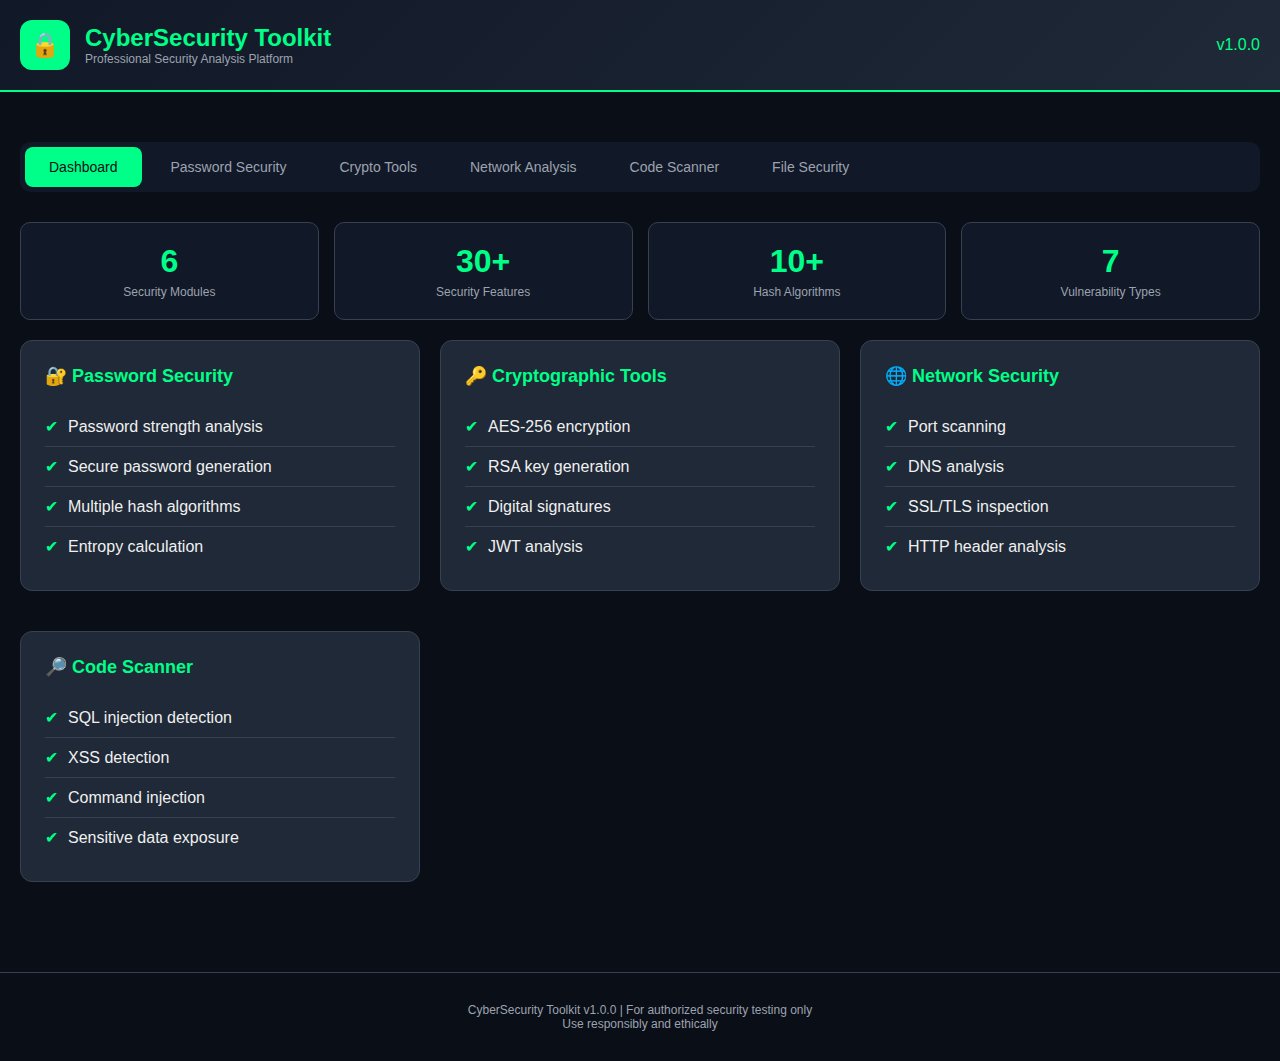
<file: cybersecurity_toolkit/templates/index.html>
<!DOCTYPE html>
<html lang="en">
<head>
    <meta charset="UTF-8">
    <meta name="viewport" content="width=device-width, initial-scale=1.0">
    <title>CyberSecurity Toolkit - Dashboard</title>
    <style>
        :root {
            --bg-primary: #0a0e17;
            --bg-secondary: #111827;
            --bg-card: #1f2937;
            --accent: #00ff88;
            --accent-dim: #00cc6a;
            --danger: #ff4444;
            --warning: #ffaa00;
            --text-primary: #f0f0f0;
            --text-secondary: #9ca3af;
            --border: #374151;
        }

        * {
            margin: 0;
            padding: 0;
            box-sizing: border-box;
        }

        body {
            font-family: 'Segoe UI', 'Roboto', sans-serif;
            background: var(--bg-primary);
            color: var(--text-primary);
            min-height: 100vh;
        }

        .container {
            max-width: 1400px;
            margin: 0 auto;
            padding: 20px;
        }

        header {
            background: linear-gradient(135deg, var(--bg-secondary), var(--bg-card));
            border-bottom: 2px solid var(--accent);
            padding: 20px 0;
            margin-bottom: 30px;
        }

        .header-content {
            display: flex;
            align-items: center;
            justify-content: space-between;
            max-width: 1400px;
            margin: 0 auto;
            padding: 0 20px;
        }

        .logo {
            display: flex;
            align-items: center;
            gap: 15px;
        }

        .logo-icon {
            width: 50px;
            height: 50px;
            background: var(--accent);
            border-radius: 12px;
            display: flex;
            align-items: center;
            justify-content: center;
            font-size: 24px;
        }

        .logo h1 {
            font-size: 24px;
            color: var(--accent);
        }

        .logo p {
            font-size: 12px;
            color: var(--text-secondary);
        }

        .nav-tabs {
            display: flex;
            gap: 5px;
            background: var(--bg-secondary);
            padding: 5px;
            border-radius: 10px;
            margin-bottom: 30px;
            flex-wrap: wrap;
        }

        .nav-tab {
            padding: 12px 24px;
            background: transparent;
            border: none;
            color: var(--text-secondary);
            cursor: pointer;
            border-radius: 8px;
            transition: all 0.3s;
            font-size: 14px;
            font-weight: 500;
        }

        .nav-tab:hover {
            background: var(--bg-card);
            color: var(--text-primary);
        }

        .nav-tab.active {
            background: var(--accent);
            color: var(--bg-primary);
        }

        .tab-content {
            display: none;
        }

        .tab-content.active {
            display: block;
        }

        .card {
            background: var(--bg-card);
            border: 1px solid var(--border);
            border-radius: 12px;
            padding: 24px;
            margin-bottom: 20px;
        }

        .card h2 {
            color: var(--accent);
            margin-bottom: 20px;
            font-size: 18px;
            display: flex;
            align-items: center;
            gap: 10px;
        }

        .grid {
            display: grid;
            grid-template-columns: repeat(auto-fit, minmax(300px, 1fr));
            gap: 20px;
        }

        .input-group {
            margin-bottom: 15px;
        }

        .input-group label {
            display: block;
            margin-bottom: 8px;
            color: var(--text-secondary);
            font-size: 14px;
        }

        .input-group input,
        .input-group textarea,
        .input-group select {
            width: 100%;
            padding: 12px 15px;
            background: var(--bg-secondary);
            border: 1px solid var(--border);
            border-radius: 8px;
            color: var(--text-primary);
            font-size: 14px;
            font-family: 'Consolas', monospace;
        }

        .input-group input:focus,
        .input-group textarea:focus {
            outline: none;
            border-color: var(--accent);
        }

        .btn {
            padding: 12px 24px;
            border: none;
            border-radius: 8px;
            cursor: pointer;
            font-size: 14px;
            font-weight: 600;
            transition: all 0.3s;
        }

        .btn-primary {
            background: var(--accent);
            color: var(--bg-primary);
        }

        .btn-primary:hover {
            background: var(--accent-dim);
        }

        .btn-secondary {
            background: var(--bg-secondary);
            color: var(--text-primary);
            border: 1px solid var(--border);
        }

        .result-box {
            background: var(--bg-secondary);
            border: 1px solid var(--border);
            border-radius: 8px;
            padding: 15px;
            margin-top: 15px;
            font-family: 'Consolas', monospace;
            font-size: 13px;
            max-height: 400px;
            overflow-y: auto;
        }

        .result-box pre {
            white-space: pre-wrap;
            word-wrap: break-word;
        }

        .strength-meter {
            height: 8px;
            background: var(--bg-secondary);
            border-radius: 4px;
            margin-top: 10px;
            overflow: hidden;
        }

        .strength-meter-fill {
            height: 100%;
            transition: width 0.3s, background 0.3s;
        }

        .badge {
            display: inline-block;
            padding: 4px 12px;
            border-radius: 20px;
            font-size: 12px;
            font-weight: 600;
        }

        .badge-critical { background: var(--danger); color: white; }
        .badge-high { background: #ff6b6b; color: white; }
        .badge-medium { background: var(--warning); color: black; }
        .badge-low { background: #4dabf7; color: white; }
        .badge-info { background: #69db7c; color: black; }

        .checkbox-group {
            display: flex;
            gap: 20px;
            flex-wrap: wrap;
        }

        .checkbox-group label {
            display: flex;
            align-items: center;
            gap: 8px;
            cursor: pointer;
        }

        .checkbox-group input[type="checkbox"] {
            width: 18px;
            height: 18px;
            accent-color: var(--accent);
        }

        .stats-grid {
            display: grid;
            grid-template-columns: repeat(4, 1fr);
            gap: 15px;
            margin-bottom: 20px;
        }

        .stat-card {
            background: var(--bg-secondary);
            border: 1px solid var(--border);
            border-radius: 10px;
            padding: 20px;
            text-align: center;
        }

        .stat-card .value {
            font-size: 32px;
            font-weight: 700;
            color: var(--accent);
        }

        .stat-card .label {
            font-size: 12px;
            color: var(--text-secondary);
            margin-top: 5px;
        }

        .alert {
            padding: 15px 20px;
            border-radius: 8px;
            margin-bottom: 15px;
            display: flex;
            align-items: center;
            gap: 10px;
        }

        .alert-danger {
            background: rgba(255, 68, 68, 0.1);
            border: 1px solid var(--danger);
            color: var(--danger);
        }

        .alert-warning {
            background: rgba(255, 170, 0, 0.1);
            border: 1px solid var(--warning);
            color: var(--warning);
        }

        .alert-success {
            background: rgba(0, 255, 136, 0.1);
            border: 1px solid var(--accent);
            color: var(--accent);
        }

        .feature-list {
            list-style: none;
        }

        .feature-list li {
            padding: 10px 0;
            border-bottom: 1px solid var(--border);
            display: flex;
            align-items: center;
            gap: 10px;
        }

        .feature-list li:last-child {
            border-bottom: none;
        }

        .feature-list .icon {
            color: var(--accent);
        }

        footer {
            text-align: center;
            padding: 30px;
            color: var(--text-secondary);
            font-size: 12px;
            border-top: 1px solid var(--border);
            margin-top: 50px;
        }

        @media (max-width: 768px) {
            .stats-grid {
                grid-template-columns: repeat(2, 1fr);
            }

            .header-content {
                flex-direction: column;
                gap: 15px;
            }
        }
    </style>
</head>
<body>
    <header>
        <div class="header-content">
            <div class="logo">
                <div class="logo-icon">&#128274;</div>
                <div>
                    <h1>CyberSecurity Toolkit</h1>
                    <p>Professional Security Analysis Platform</p>
                </div>
            </div>
            <div>
                <span style="color: var(--accent);">v1.0.0</span>
            </div>
        </div>
    </header>

    <div class="container">
        <div class="nav-tabs">
            <button class="nav-tab active" onclick="showTab('dashboard')">Dashboard</button>
            <button class="nav-tab" onclick="showTab('password')">Password Security</button>
            <button class="nav-tab" onclick="showTab('crypto')">Crypto Tools</button>
            <button class="nav-tab" onclick="showTab('network')">Network Analysis</button>
            <button class="nav-tab" onclick="showTab('scanner')">Code Scanner</button>
            <button class="nav-tab" onclick="showTab('file')">File Security</button>
        </div>

        <!-- Dashboard -->
        <div id="dashboard" class="tab-content active">
            <div class="stats-grid">
                <div class="stat-card">
                    <div class="value">6</div>
                    <div class="label">Security Modules</div>
                </div>
                <div class="stat-card">
                    <div class="value">30+</div>
                    <div class="label">Security Features</div>
                </div>
                <div class="stat-card">
                    <div class="value">10+</div>
                    <div class="label">Hash Algorithms</div>
                </div>
                <div class="stat-card">
                    <div class="value">7</div>
                    <div class="label">Vulnerability Types</div>
                </div>
            </div>

            <div class="grid">
                <div class="card">
                    <h2>&#128272; Password Security</h2>
                    <ul class="feature-list">
                        <li><span class="icon">&#10004;</span> Password strength analysis</li>
                        <li><span class="icon">&#10004;</span> Secure password generation</li>
                        <li><span class="icon">&#10004;</span> Multiple hash algorithms</li>
                        <li><span class="icon">&#10004;</span> Entropy calculation</li>
                    </ul>
                </div>

                <div class="card">
                    <h2>&#128273; Cryptographic Tools</h2>
                    <ul class="feature-list">
                        <li><span class="icon">&#10004;</span> AES-256 encryption</li>
                        <li><span class="icon">&#10004;</span> RSA key generation</li>
                        <li><span class="icon">&#10004;</span> Digital signatures</li>
                        <li><span class="icon">&#10004;</span> JWT analysis</li>
                    </ul>
                </div>

                <div class="card">
                    <h2>&#127760; Network Security</h2>
                    <ul class="feature-list">
                        <li><span class="icon">&#10004;</span> Port scanning</li>
                        <li><span class="icon">&#10004;</span> DNS analysis</li>
                        <li><span class="icon">&#10004;</span> SSL/TLS inspection</li>
                        <li><span class="icon">&#10004;</span> HTTP header analysis</li>
                    </ul>
                </div>

                <div class="card">
                    <h2>&#128270; Code Scanner</h2>
                    <ul class="feature-list">
                        <li><span class="icon">&#10004;</span> SQL injection detection</li>
                        <li><span class="icon">&#10004;</span> XSS detection</li>
                        <li><span class="icon">&#10004;</span> Command injection</li>
                        <li><span class="icon">&#10004;</span> Sensitive data exposure</li>
                    </ul>
                </div>
            </div>
        </div>

        <!-- Password Security -->
        <div id="password" class="tab-content">
            <div class="grid">
                <div class="card">
                    <h2>&#128271; Password Analyzer</h2>
                    <div class="input-group">
                        <label>Enter Password to Analyze</label>
                        <input type="password" id="passwordInput" placeholder="Enter password...">
                    </div>
                    <button class="btn btn-primary" onclick="analyzePassword()">Analyze Password</button>
                    <div id="passwordResult" class="result-box" style="display:none;"></div>
                </div>

                <div class="card">
                    <h2>&#128273; Password Generator</h2>
                    <div class="input-group">
                        <label>Password Length</label>
                        <input type="number" id="passLength" value="16" min="8" max="128">
                    </div>
                    <div class="input-group">
                        <label>Character Types</label>
                        <div class="checkbox-group">
                            <label><input type="checkbox" id="useUpper" checked> Uppercase</label>
                            <label><input type="checkbox" id="useLower" checked> Lowercase</label>
                            <label><input type="checkbox" id="useDigits" checked> Digits</label>
                            <label><input type="checkbox" id="useSpecial" checked> Special</label>
                        </div>
                    </div>
                    <button class="btn btn-primary" onclick="generatePassword()">Generate Password</button>
                    <div id="generatedPassword" class="result-box" style="display:none;"></div>
                </div>

                <div class="card">
                    <h2>&#128268; Hash Generator</h2>
                    <div class="input-group">
                        <label>Text to Hash</label>
                        <input type="text" id="hashInput" placeholder="Enter text...">
                    </div>
                    <button class="btn btn-primary" onclick="generateHash()">Generate Hashes</button>
                    <div id="hashResult" class="result-box" style="display:none;"></div>
                </div>
            </div>
        </div>

        <!-- Crypto Tools -->
        <div id="crypto" class="tab-content">
            <div class="grid">
                <div class="card">
                    <h2>&#128272; Encoding/Decoding</h2>
                    <div class="input-group">
                        <label>Text Input</label>
                        <textarea id="encodeInput" rows="3" placeholder="Enter text..."></textarea>
                    </div>
                    <div class="input-group">
                        <label>Encoding Type</label>
                        <select id="encodeType">
                            <option value="base64">Base64</option>
                            <option value="hex">Hexadecimal</option>
                        </select>
                    </div>
                    <button class="btn btn-primary" onclick="encodeData()">Encode</button>
                    <button class="btn btn-secondary" onclick="decodeData()">Decode</button>
                    <div id="encodeResult" class="result-box" style="display:none;"></div>
                </div>

                <div class="card">
                    <h2>&#128273; JWT Analyzer</h2>
                    <div class="input-group">
                        <label>JWT Token</label>
                        <textarea id="jwtInput" rows="3" placeholder="eyJhbGciOiJIUzI1NiIs..."></textarea>
                    </div>
                    <button class="btn btn-primary" onclick="analyzeJWT()">Analyze JWT</button>
                    <div id="jwtResult" class="result-box" style="display:none;"></div>
                </div>

                <div class="card">
                    <h2>&#128274; Key Generator</h2>
                    <div class="input-group">
                        <label>Key Type</label>
                        <select id="keyType">
                            <option value="aes256">AES-256</option>
                            <option value="aes128">AES-128</option>
                            <option value="chacha20">ChaCha20</option>
                        </select>
                    </div>
                    <button class="btn btn-primary" onclick="generateKey()">Generate Key</button>
                    <div id="keyResult" class="result-box" style="display:none;"></div>
                </div>

                <div class="card">
                    <h2>&#127919; Secure Token Generator</h2>
                    <div class="input-group">
                        <label>Token Length (bytes)</label>
                        <input type="number" id="tokenLength" value="32" min="8" max="256">
                    </div>
                    <div class="input-group">
                        <label>Format</label>
                        <select id="tokenFormat">
                            <option value="hex">Hexadecimal</option>
                            <option value="base64">Base64</option>
                            <option value="urlsafe">URL-safe Base64</option>
                        </select>
                    </div>
                    <button class="btn btn-primary" onclick="generateToken()">Generate Token</button>
                    <div id="tokenResult" class="result-box" style="display:none;"></div>
                </div>
            </div>
        </div>

        <!-- Network Analysis -->
        <div id="network" class="tab-content">
            <div class="alert alert-warning">
                &#9888; Network scanning should only be performed on systems you own or have explicit authorization to test.
            </div>
            <div class="grid">
                <div class="card">
                    <h2>&#127760; Port Scanner</h2>
                    <div class="input-group">
                        <label>Target Host</label>
                        <input type="text" id="scanTarget" placeholder="localhost or IP address">
                    </div>
                    <button class="btn btn-primary" onclick="scanPorts()">Scan Common Ports</button>
                    <div id="scanResult" class="result-box" style="display:none;"></div>
                </div>

                <div class="card">
                    <h2>&#128269; DNS Lookup</h2>
                    <div class="input-group">
                        <label>Domain Name</label>
                        <input type="text" id="dnsTarget" placeholder="example.com">
                    </div>
                    <button class="btn btn-primary" onclick="dnsLookup()">Lookup DNS</button>
                    <div id="dnsResult" class="result-box" style="display:none;"></div>
                </div>

                <div class="card">
                    <h2>&#128274; SSL/TLS Analyzer</h2>
                    <div class="input-group">
                        <label>Host</label>
                        <input type="text" id="sslTarget" placeholder="example.com">
                    </div>
                    <button class="btn btn-primary" onclick="analyzeSSL()">Analyze SSL</button>
                    <div id="sslResult" class="result-box" style="display:none;"></div>
                </div>

                <div class="card">
                    <h2>&#128220; HTTP Header Analyzer</h2>
                    <div class="input-group">
                        <label>URL</label>
                        <input type="text" id="headerUrl" placeholder="https://example.com">
                    </div>
                    <button class="btn btn-primary" onclick="analyzeHeaders()">Analyze Headers</button>
                    <div id="headerResult" class="result-box" style="display:none;"></div>
                </div>
            </div>
        </div>

        <!-- Code Scanner -->
        <div id="scanner" class="tab-content">
            <div class="card">
                <h2>&#128270; Vulnerability Scanner</h2>
                <div class="input-group">
                    <label>Language</label>
                    <select id="codeLanguage">
                        <option value="python">Python</option>
                        <option value="javascript">JavaScript</option>
                        <option value="php">PHP</option>
                        <option value="java">Java</option>
                    </select>
                </div>
                <div class="input-group">
                    <label>Paste Code to Scan</label>
                    <textarea id="codeInput" rows="15" placeholder="Paste your code here..."></textarea>
                </div>
                <button class="btn btn-primary" onclick="scanCode()">Scan for Vulnerabilities</button>
                <div id="scanCodeResult" class="result-box" style="display:none;"></div>
            </div>
        </div>

        <!-- File Security -->
        <div id="file" class="tab-content">
            <div class="grid">
                <div class="card">
                    <h2>&#128196; File Hash Calculator</h2>
                    <div class="input-group">
                        <label>Select File</label>
                        <input type="file" id="fileHash" style="padding: 10px;">
                    </div>
                    <button class="btn btn-primary" onclick="calculateFileHash()">Calculate Hashes</button>
                    <div id="fileHashResult" class="result-box" style="display:none;"></div>
                </div>

                <div class="card">
                    <h2>&#128269; File Analyzer</h2>
                    <div class="input-group">
                        <label>Select File</label>
                        <input type="file" id="fileAnalyze" style="padding: 10px;">
                    </div>
                    <button class="btn btn-primary" onclick="analyzeFile()">Analyze File</button>
                    <div id="fileAnalyzeResult" class="result-box" style="display:none;"></div>
                </div>
            </div>
        </div>
    </div>

    <footer>
        <p>CyberSecurity Toolkit v1.0.0 | For authorized security testing only</p>
        <p>Use responsibly and ethically</p>
    </footer>

    <script>
        function showTab(tabId) {
            document.querySelectorAll('.tab-content').forEach(t => t.classList.remove('active'));
            document.querySelectorAll('.nav-tab').forEach(t => t.classList.remove('active'));
            document.getElementById(tabId).classList.add('active');
            event.target.classList.add('active');
        }

        async function apiCall(endpoint, data) {
            try {
                const response = await fetch(endpoint, {
                    method: 'POST',
                    headers: {'Content-Type': 'application/json'},
                    body: JSON.stringify(data)
                });
                return await response.json();
            } catch (error) {
                return {error: error.message};
            }
        }

        function showResult(elementId, data) {
            const el = document.getElementById(elementId);
            el.style.display = 'block';
            el.innerHTML = '<pre>' + JSON.stringify(data, null, 2) + '</pre>';
        }

        async function analyzePassword() {
            const password = document.getElementById('passwordInput').value;
            const result = await apiCall('/api/password/analyze', {password});
            showResult('passwordResult', result);
        }

        async function generatePassword() {
            const data = {
                length: parseInt(document.getElementById('passLength').value),
                uppercase: document.getElementById('useUpper').checked,
                lowercase: document.getElementById('useLower').checked,
                digits: document.getElementById('useDigits').checked,
                special: document.getElementById('useSpecial').checked
            };
            const result = await apiCall('/api/password/generate', data);
            showResult('generatedPassword', result);
        }

        async function generateHash() {
            const password = document.getElementById('hashInput').value;
            const result = await apiCall('/api/password/hash', {password});
            showResult('hashResult', result);
        }

        async function encodeData() {
            const data = document.getElementById('encodeInput').value;
            const encoding = document.getElementById('encodeType').value;
            const result = await apiCall('/api/crypto/encode', {data, encoding});
            showResult('encodeResult', result);
        }

        async function decodeData() {
            const data = document.getElementById('encodeInput').value;
            const encoding = document.getElementById('encodeType').value;
            const result = await apiCall('/api/crypto/decode', {data, encoding});
            showResult('encodeResult', result);
        }

        async function analyzeJWT() {
            const token = document.getElementById('jwtInput').value;
            const result = await apiCall('/api/crypto/jwt-analyze', {token});
            showResult('jwtResult', result);
        }

        async function generateKey() {
            const type = document.getElementById('keyType').value;
            const result = await apiCall('/api/crypto/generate-key', {type});
            showResult('keyResult', result);
        }

        async function generateToken() {
            const length = parseInt(document.getElementById('tokenLength').value);
            const format = document.getElementById('tokenFormat').value;
            const result = await apiCall('/api/crypto/generate-token', {length, format});
            showResult('tokenResult', result);
        }

        async function scanPorts() {
            const target = document.getElementById('scanTarget').value;
            document.getElementById('scanResult').innerHTML = '<p>Scanning...</p>';
            document.getElementById('scanResult').style.display = 'block';
            const result = await apiCall('/api/network/scan', {target});
            showResult('scanResult', result);
        }

        async function dnsLookup() {
            const domain = document.getElementById('dnsTarget').value;
            const result = await apiCall('/api/network/dns', {domain});
            showResult('dnsResult', result);
        }

        async function analyzeSSL() {
            const host = document.getElementById('sslTarget').value;
            document.getElementById('sslResult').innerHTML = '<p>Analyzing...</p>';
            document.getElementById('sslResult').style.display = 'block';
            const result = await apiCall('/api/network/ssl', {host});
            showResult('sslResult', result);
        }

        async function analyzeHeaders() {
            const url = document.getElementById('headerUrl').value;
            const result = await apiCall('/api/network/headers', {url});
            showResult('headerResult', result);
        }

        async function scanCode() {
            const code = document.getElementById('codeInput').value;
            const language = document.getElementById('codeLanguage').value;
            document.getElementById('scanCodeResult').innerHTML = '<p>Scanning for vulnerabilities...</p>';
            document.getElementById('scanCodeResult').style.display = 'block';
            const result = await apiCall('/api/scan/code', {code, language});
            showResult('scanCodeResult', result);
        }

        async function calculateFileHash() {
            const fileInput = document.getElementById('fileHash');
            if (!fileInput.files[0]) {
                alert('Please select a file');
                return;
            }

            const formData = new FormData();
            formData.append('file', fileInput.files[0]);

            try {
                const response = await fetch('/api/file/hash', {
                    method: 'POST',
                    body: formData
                });
                const result = await response.json();
                showResult('fileHashResult', result);
            } catch (error) {
                showResult('fileHashResult', {error: error.message});
            }
        }

        async function analyzeFile() {
            const fileInput = document.getElementById('fileAnalyze');
            if (!fileInput.files[0]) {
                alert('Please select a file');
                return;
            }

            const formData = new FormData();
            formData.append('file', fileInput.files[0]);

            try {
                const response = await fetch('/api/file/analyze', {
                    method: 'POST',
                    body: formData
                });
                const result = await response.json();
                showResult('fileAnalyzeResult', result);
            } catch (error) {
                showResult('fileAnalyzeResult', {error: error.message});
            }
        }
    </script>
</body>
</html>
</file>
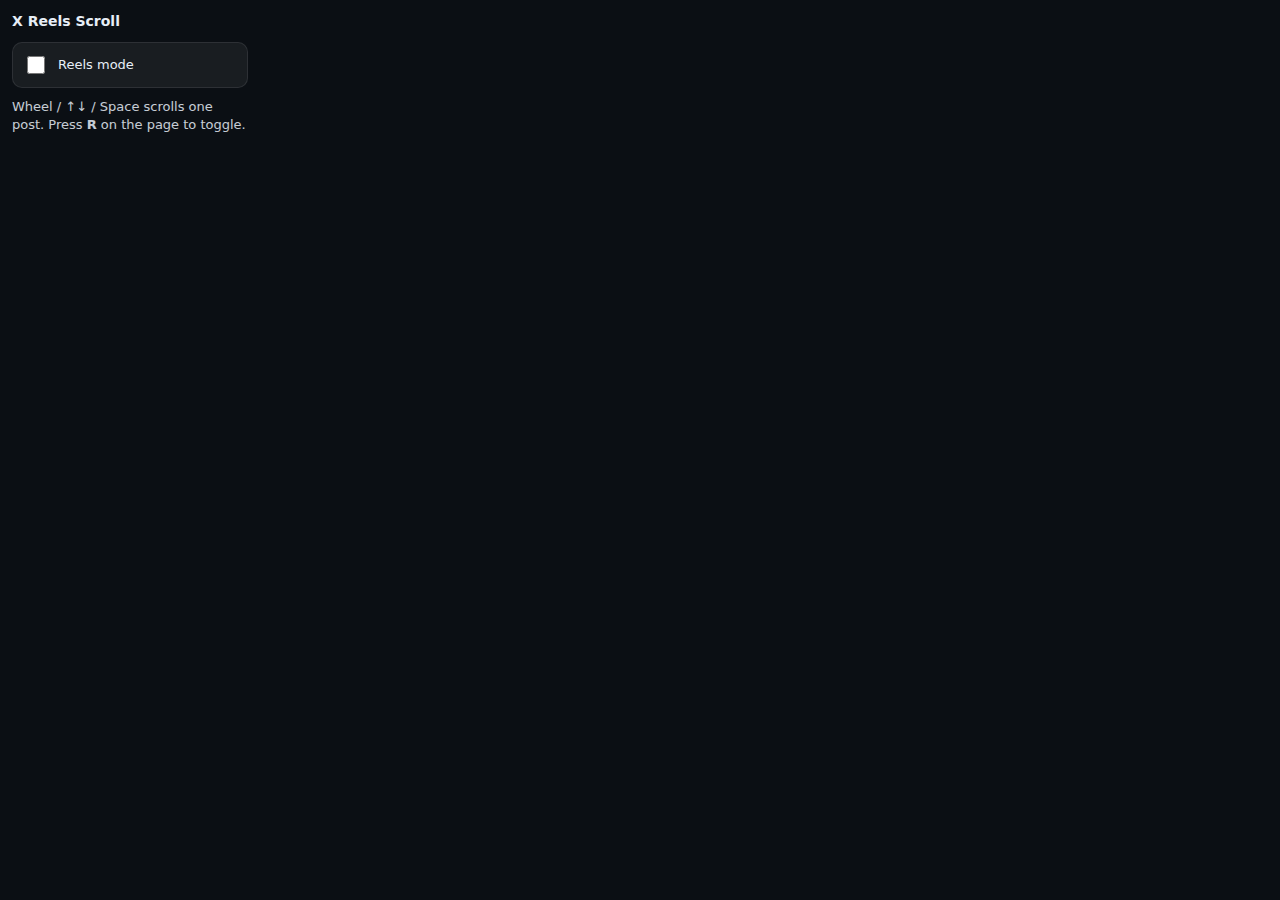
<file: x-reels-extension/popup.html>
<!doctype html>
<html>
  <head>
    <meta charset="utf-8" />
    <meta name="viewport" content="width=device-width, initial-scale=1" />
    <title>X Reels Scroll</title>
    <link rel="stylesheet" href="popup.css" />
  </head>
  <body>
    <div class="wrap">
      <div class="title">X Reels Scroll</div>
      <label class="row">
        <input id="toggle" type="checkbox" />
        <span>Reels mode</span>
      </label>
      <div class="hint">
        Wheel / ↑↓ / Space scrolls one post. Press <b>R</b> on the page to toggle.
      </div>
    </div>
    <script src="popup.js"></script>
  </body>
</html>
</file>
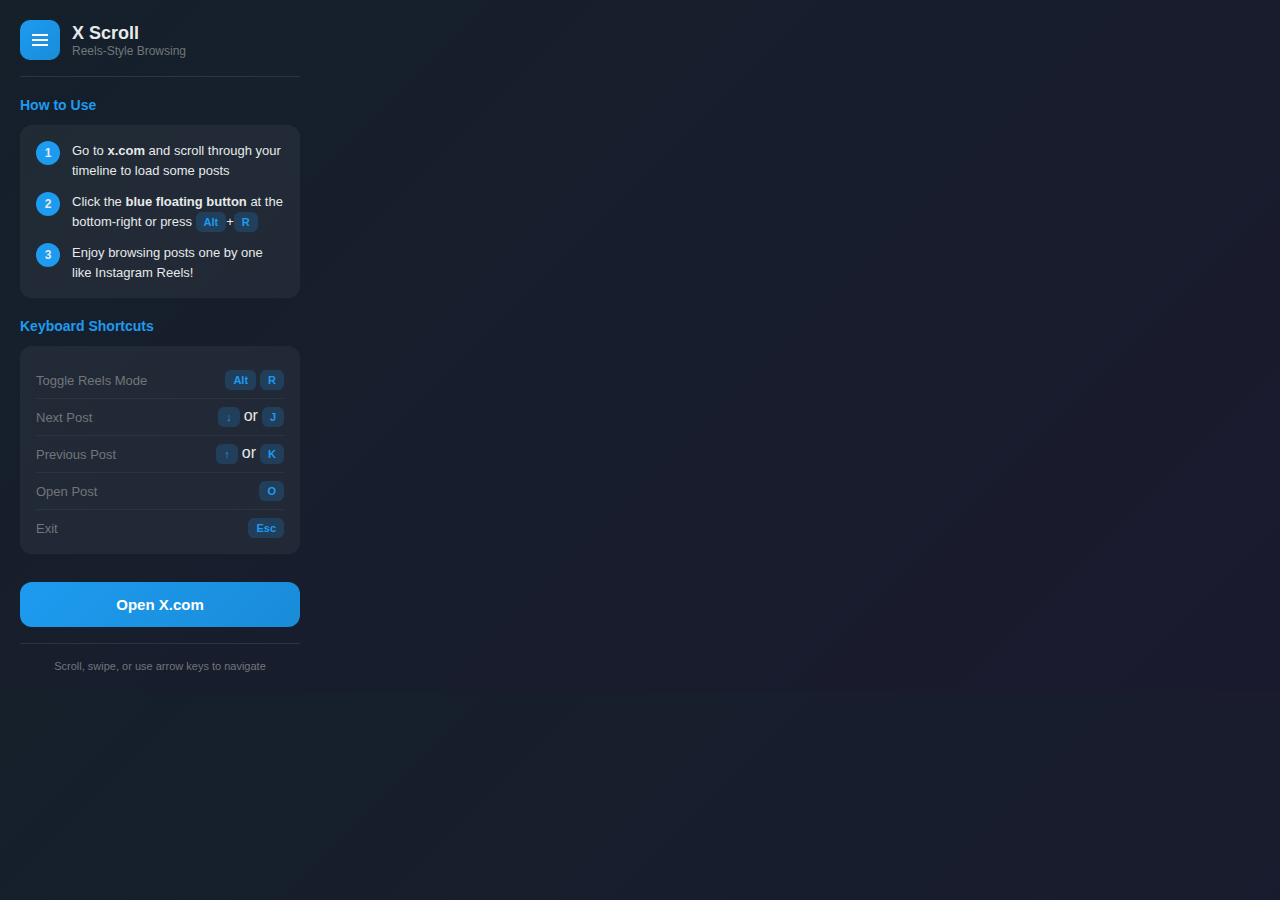
<file: x-scroll-extension/popup.html>
<!DOCTYPE html>
<html lang="en">
<head>
  <meta charset="UTF-8">
  <meta name="viewport" content="width=device-width, initial-scale=1.0">
  <title>X Scroll - Reels Style</title>
  <style>
    * {
      margin: 0;
      padding: 0;
      box-sizing: border-box;
    }

    body {
      width: 320px;
      font-family: -apple-system, BlinkMacSystemFont, 'Segoe UI', Roboto, sans-serif;
      background: linear-gradient(135deg, #15202b 0%, #1a1a2e 100%);
      color: #e7e9ea;
      padding: 20px;
    }

    .header {
      display: flex;
      align-items: center;
      gap: 12px;
      margin-bottom: 20px;
      padding-bottom: 16px;
      border-bottom: 1px solid rgba(255, 255, 255, 0.1);
    }

    .logo {
      width: 40px;
      height: 40px;
      background: linear-gradient(135deg, #1d9bf0, #1a8cd8);
      border-radius: 10px;
      display: flex;
      align-items: center;
      justify-content: center;
    }

    .logo svg {
      width: 24px;
      height: 24px;
      fill: white;
    }

    .title {
      font-size: 18px;
      font-weight: 700;
    }

    .subtitle {
      font-size: 12px;
      color: #71767b;
    }

    .section {
      margin-bottom: 20px;
    }

    .section-title {
      font-size: 14px;
      font-weight: 600;
      margin-bottom: 12px;
      color: #1d9bf0;
    }

    .instruction {
      background: rgba(255, 255, 255, 0.05);
      border-radius: 12px;
      padding: 16px;
      margin-bottom: 12px;
    }

    .step {
      display: flex;
      align-items: flex-start;
      gap: 12px;
      margin-bottom: 12px;
    }

    .step:last-child {
      margin-bottom: 0;
    }

    .step-number {
      width: 24px;
      height: 24px;
      background: #1d9bf0;
      border-radius: 50%;
      display: flex;
      align-items: center;
      justify-content: center;
      font-size: 12px;
      font-weight: 700;
      flex-shrink: 0;
    }

    .step-text {
      font-size: 13px;
      line-height: 1.5;
    }

    .shortcuts {
      background: rgba(255, 255, 255, 0.05);
      border-radius: 12px;
      padding: 16px;
    }

    .shortcut {
      display: flex;
      justify-content: space-between;
      align-items: center;
      padding: 8px 0;
      border-bottom: 1px solid rgba(255, 255, 255, 0.05);
    }

    .shortcut:last-child {
      border-bottom: none;
      padding-bottom: 0;
    }

    .shortcut-label {
      font-size: 13px;
      color: #71767b;
    }

    .shortcut-keys {
      display: flex;
      gap: 4px;
    }

    kbd {
      background: rgba(29, 155, 240, 0.2);
      color: #1d9bf0;
      padding: 4px 8px;
      border-radius: 6px;
      font-size: 11px;
      font-family: inherit;
      font-weight: 600;
    }

    .activate-btn {
      width: 100%;
      padding: 14px;
      background: linear-gradient(135deg, #1d9bf0, #1a8cd8);
      border: none;
      border-radius: 12px;
      color: white;
      font-size: 15px;
      font-weight: 700;
      cursor: pointer;
      transition: all 0.2s ease;
      margin-top: 8px;
    }

    .activate-btn:hover {
      transform: translateY(-2px);
      box-shadow: 0 4px 20px rgba(29, 155, 240, 0.4);
    }

    .status {
      text-align: center;
      padding: 12px;
      border-radius: 8px;
      font-size: 13px;
      margin-top: 12px;
    }

    .status.success {
      background: rgba(0, 186, 124, 0.2);
      color: #00ba7c;
    }

    .status.error {
      background: rgba(249, 24, 128, 0.2);
      color: #f91880;
    }

    .footer {
      text-align: center;
      margin-top: 16px;
      padding-top: 16px;
      border-top: 1px solid rgba(255, 255, 255, 0.1);
      font-size: 11px;
      color: #71767b;
    }
  </style>
</head>
<body>
  <div class="header">
    <div class="logo">
      <svg viewBox="0 0 24 24">
        <path d="M4 6h16v2H4V6zm0 5h16v2H4v-2zm0 5h16v2H4v-2z"/>
      </svg>
    </div>
    <div>
      <div class="title">X Scroll</div>
      <div class="subtitle">Reels-Style Browsing</div>
    </div>
  </div>

  <div class="section">
    <div class="section-title">How to Use</div>
    <div class="instruction">
      <div class="step">
        <div class="step-number">1</div>
        <div class="step-text">Go to <strong>x.com</strong> and scroll through your timeline to load some posts</div>
      </div>
      <div class="step">
        <div class="step-number">2</div>
        <div class="step-text">Click the <strong>blue floating button</strong> at the bottom-right or press <kbd>Alt</kbd>+<kbd>R</kbd></div>
      </div>
      <div class="step">
        <div class="step-number">3</div>
        <div class="step-text">Enjoy browsing posts one by one like Instagram Reels!</div>
      </div>
    </div>
  </div>

  <div class="section">
    <div class="section-title">Keyboard Shortcuts</div>
    <div class="shortcuts">
      <div class="shortcut">
        <span class="shortcut-label">Toggle Reels Mode</span>
        <div class="shortcut-keys">
          <kbd>Alt</kbd><kbd>R</kbd>
        </div>
      </div>
      <div class="shortcut">
        <span class="shortcut-label">Next Post</span>
        <div class="shortcut-keys">
          <kbd>↓</kbd> or <kbd>J</kbd>
        </div>
      </div>
      <div class="shortcut">
        <span class="shortcut-label">Previous Post</span>
        <div class="shortcut-keys">
          <kbd>↑</kbd> or <kbd>K</kbd>
        </div>
      </div>
      <div class="shortcut">
        <span class="shortcut-label">Open Post</span>
        <div class="shortcut-keys">
          <kbd>O</kbd>
        </div>
      </div>
      <div class="shortcut">
        <span class="shortcut-label">Exit</span>
        <div class="shortcut-keys">
          <kbd>Esc</kbd>
        </div>
      </div>
    </div>
  </div>

  <button class="activate-btn" id="activateBtn">
    Open X.com
  </button>

  <div id="status"></div>

  <div class="footer">
    Scroll, swipe, or use arrow keys to navigate
  </div>

  <script src="popup.js"></script>
</body>
</html>
</file>
<file: x-reels-extension/popup.css>
body {
  margin: 0;
  padding: 0;
  width: 260px;
  background: #0b0f14;
  color: #e7eef7;
  font: 13px/1.4 system-ui, -apple-system, Segoe UI, Roboto, Arial, sans-serif;
}

.wrap {
  padding: 12px;
}

.title {
  font-size: 14px;
  font-weight: 700;
  margin-bottom: 10px;
}

.row {
  display: flex;
  gap: 10px;
  align-items: center;
  padding: 10px;
  background: rgba(255, 255, 255, 0.06);
  border: 1px solid rgba(255, 255, 255, 0.09);
  border-radius: 10px;
  user-select: none;
}

.hint {
  margin-top: 10px;
  opacity: 0.85;
}

input[type="checkbox"] {
  width: 18px;
  height: 18px;
}
</file>
